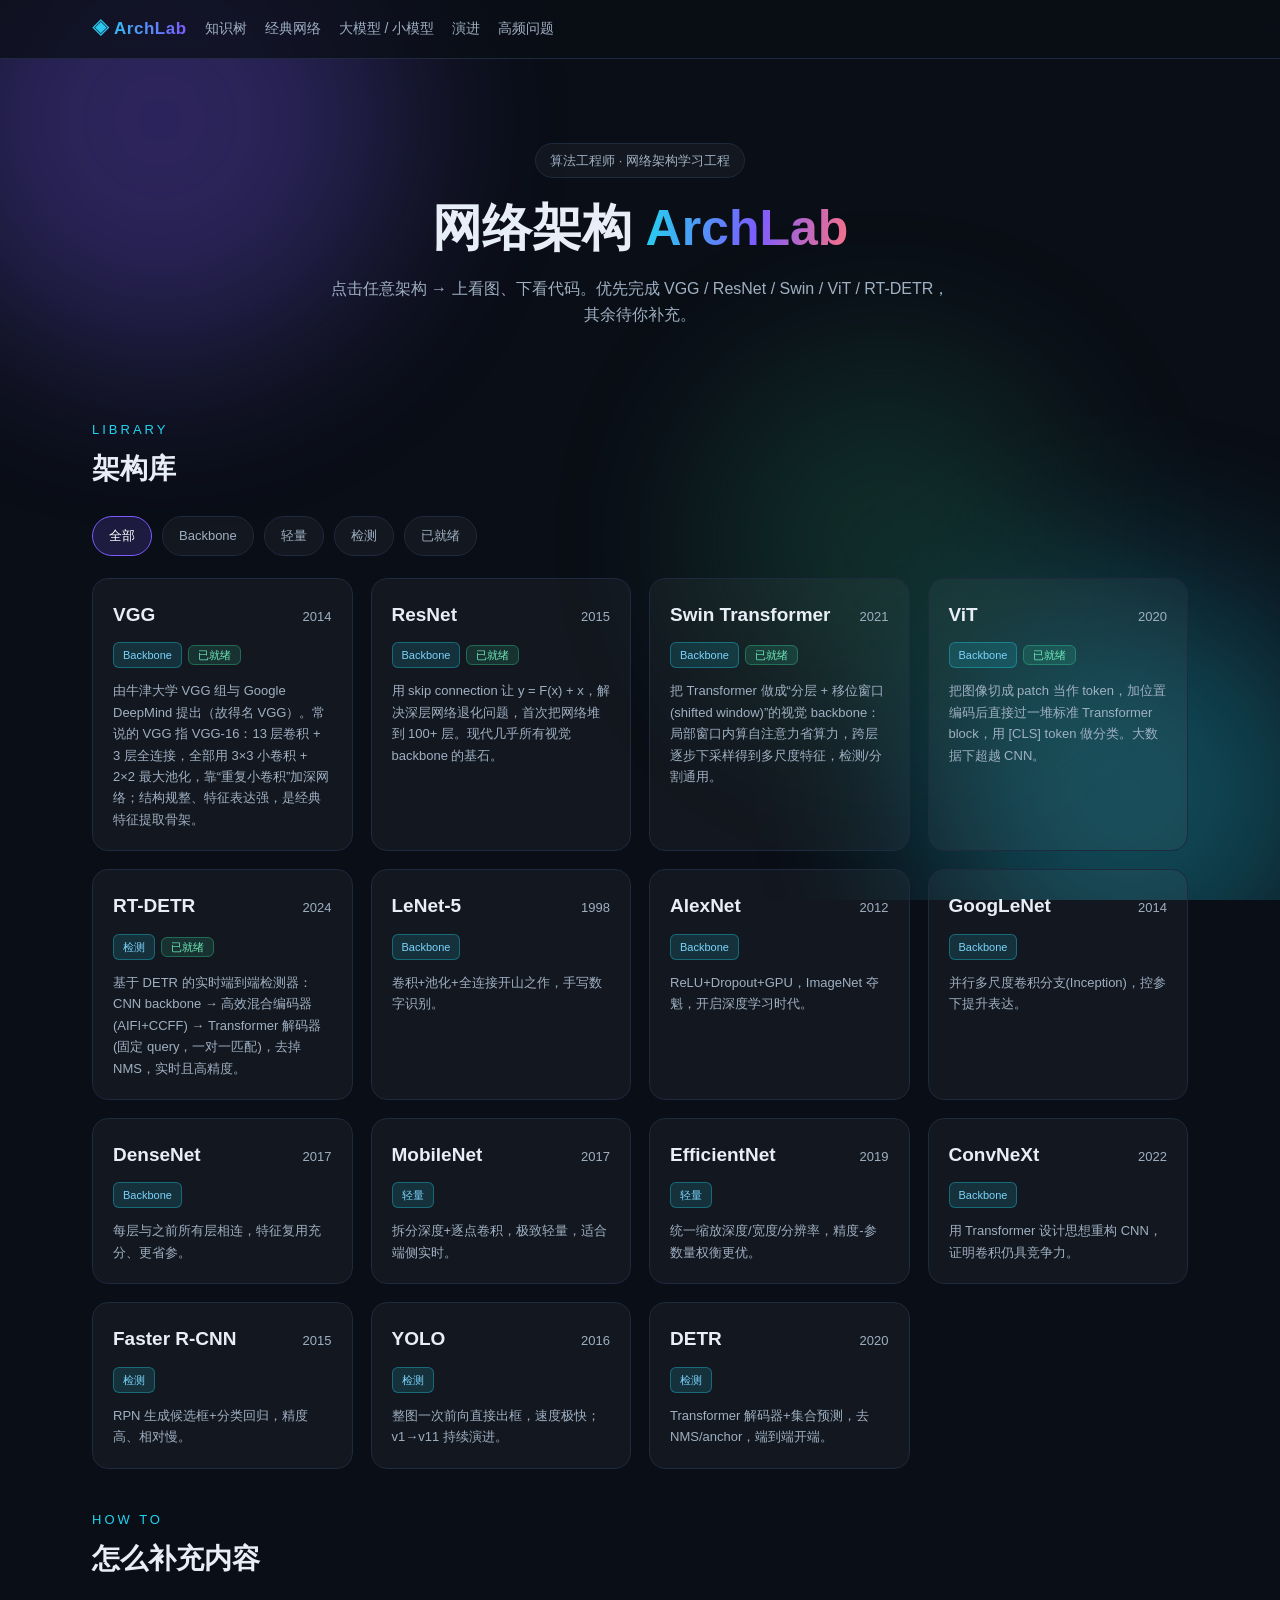
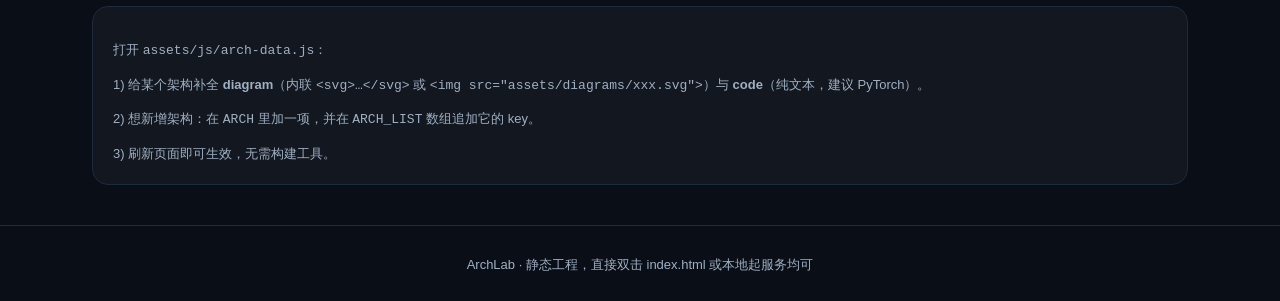
<file: index.html>
<!DOCTYPE html>
<html lang="zh-CN">
<head>
<meta charset="UTF-8" />
<meta name="viewport" content="width=device-width, initial-scale=1.0" />
<title>网络架构学习 · ArchLab</title>
<link rel="stylesheet" href="assets/css/style.css" />
</head>
<body>
<div class="bg-blobs"><div class="blob b1"></div><div class="blob b2"></div><div class="blob b3"></div></div>

<nav><div class="wrap">
  <div class="logo">◈ ArchLab</div>
  <a href="home.html">知识树</a>
  <a href="index.html">经典网络</a>
  <a href="models.html">大模型 / 小模型</a>
  <a href="evolution.html">演进</a>
  <a href="faq.html">高频问题</a>
</div></nav>

<header class="hero"><div class="wrap">
  <div class="pill">算法工程师 · 网络架构学习工程</div>
  <h1>网络架构 <span class="g">ArchLab</span></h1>
  <p>点击任意架构 → 上看图、下看代码。优先完成 VGG / ResNet / Swin / ViT / RT-DETR，其余待你补充。</p>
</div></header>

<section><div class="wrap">
  <div class="sec-head"><div class="k">Library</div><h2>架构库</h2></div>
  <div class="filters" id="filters">
    <span class="chip active" data-f="all">全部</span>
    <span class="chip" data-f="Backbone">Backbone</span>
    <span class="chip" data-f="轻量">轻量</span>
    <span class="chip" data-f="检测">检测</span>
    <span class="chip" data-f="ready">已就绪</span>
  </div>
  <div class="grid" id="grid"></div>
</div></section>

<section id="guide"><div class="wrap">
  <div class="sec-head"><div class="k">How to</div><h2>怎么补充内容</h2></div>
  <div class="card" style="cursor:default">
    <p>打开 <code>assets/js/arch-data.js</code>：</p>
    <p>1) 给某个架构补全 <b>diagram</b>（内联 <code>&lt;svg&gt;…&lt;/svg&gt;</code> 或 <code>&lt;img src="assets/diagrams/xxx.svg"&gt;</code>）与 <b>code</b>（纯文本，建议 PyTorch）。</p>
    <p>2) 想新增架构：在 <code>ARCH</code> 里加一项，并在 <code>ARCH_LIST</code> 数组追加它的 key。</p>
    <p>3) 刷新页面即可生效，无需构建工具。</p>
  </div>
</div></section>

<footer>ArchLab · 静态工程，直接双击 index.html 或本地起服务均可</footer>

<script src="assets/js/arch-data.js"></script>
<script src="assets/js/main.js"></script>
</body>
</html>
</file>
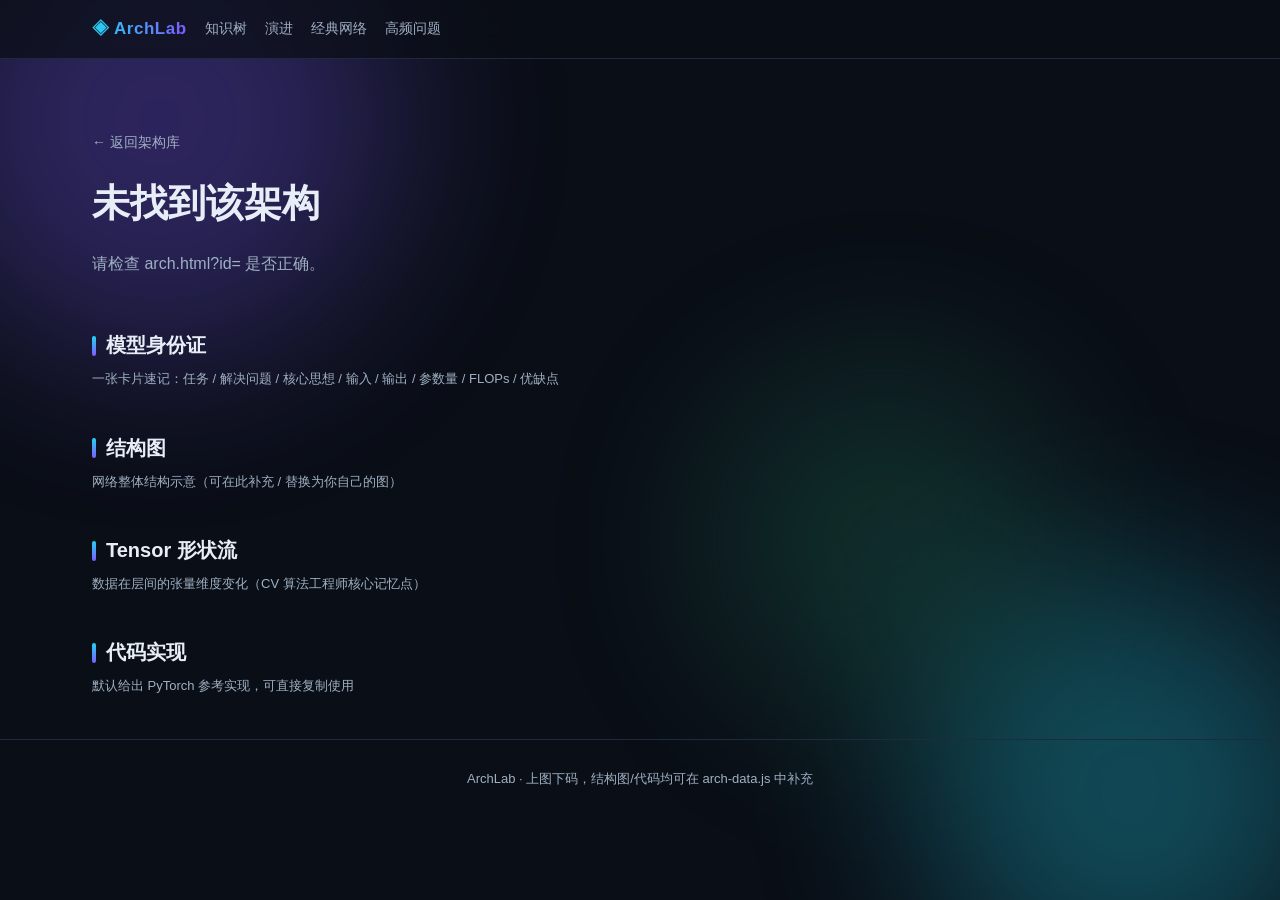
<file: arch.html>
<!DOCTYPE html>
<html lang="zh-CN">
<head>
<meta charset="UTF-8" />
<meta name="viewport" content="width=device-width, initial-scale=1.0" />
<title>架构详情 · ArchLab</title>
<link rel="stylesheet" href="assets/css/style.css" />
</head>
<body>
<div class="bg-blobs"><div class="blob b1"></div><div class="blob b2"></div><div class="blob b3"></div></div>

<nav><div class="wrap">
  <div class="logo">◈ ArchLab</div>
  <a href="home.html">知识树</a>
  <a href="evolution.html">演进</a>
  <a href="index.html">经典网络</a>
  <a href="faq.html">高频问题</a>
</div></nav>

<div class="wrap">
  <div class="detail-hero">
    <a class="back" href="index.html">← 返回架构库</a>
    <div id="head"></div>
  </div>

  <!-- 模型身份证 -->
  <div class="block">
    <h2><span class="bar"></span>模型身份证</h2>
    <div class="hint">一张卡片速记：任务 / 解决问题 / 核心思想 / 输入 / 输出 / 参数量 / FLOPs / 优缺点</div>
    <div id="idcard"></div>
  </div>

  <!-- 结构图（上） -->
  <div class="block">
    <h2><span class="bar"></span>结构图</h2>
    <div class="hint">网络整体结构示意（可在此补充 / 替换为你自己的图）</div>
    <div id="diagram"></div>
  </div>

  <!-- Tensor 形状流 -->
  <div class="block">
    <h2><span class="bar"></span>Tensor 形状流</h2>
    <div class="hint">数据在层间的张量维度变化（CV 算法工程师核心记忆点）</div>
    <div id="shapes"></div>
  </div>

  <!-- 代码（下） -->
  <div class="block">
    <h2><span class="bar"></span>代码实现</h2>
    <div class="hint">默认给出 PyTorch 参考实现，可直接复制使用</div>
    <div id="code"></div>
  </div>

  <div id="points"></div>

  <div id="note"></div>
</div>

<footer>ArchLab · 上图下码，结构图/代码均可在 arch-data.js 中补充</footer>

<script src="assets/js/arch-data.js"></script>
<script src="assets/js/detail.js"></script>
</body>
</html>
</file>
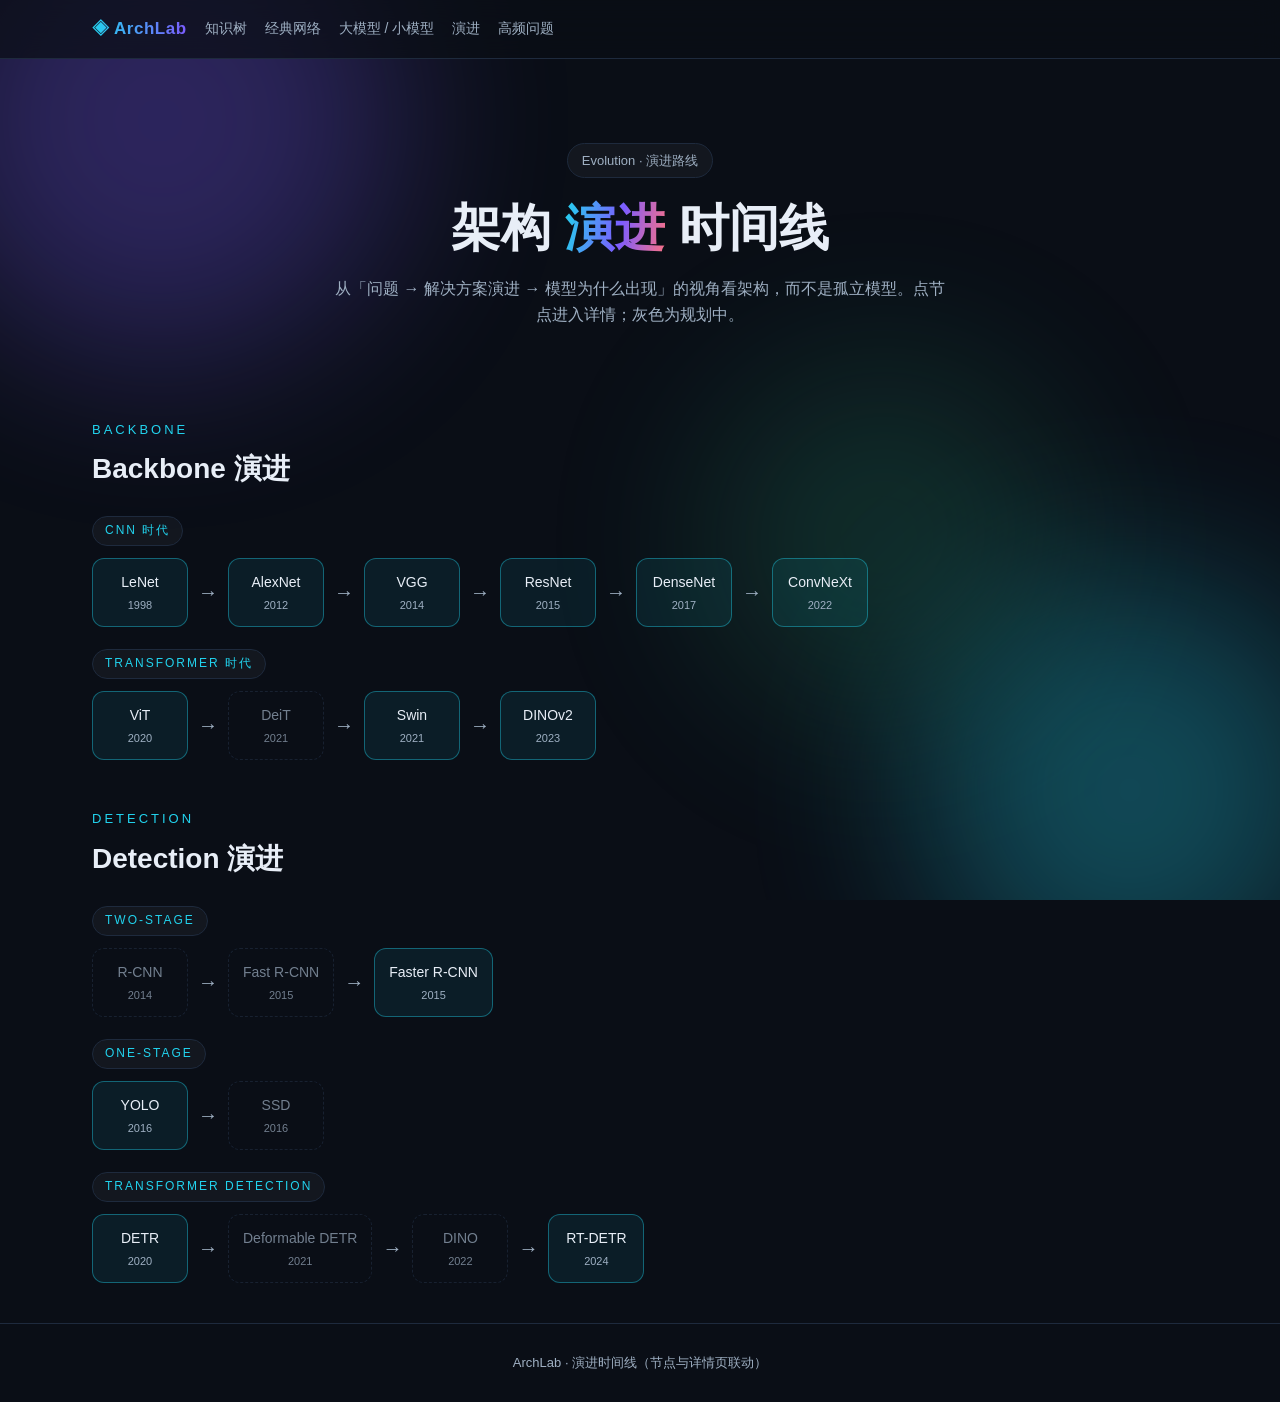
<file: evolution.html>
<!DOCTYPE html>
<html lang="zh-CN">
<head>
<meta charset="UTF-8">
<meta name="viewport" content="width=device-width, initial-scale=1.0">
<title>架构演进 · ArchLab</title>
<link rel="stylesheet" href="assets/css/style.css">
</head>
<body>
<div class="bg-blobs"><div class="blob b1"></div><div class="blob b2"></div><div class="blob b3"></div></div>

<nav><div class="wrap">
  <div class="logo">◈ ArchLab</div>
  <a href="home.html">知识树</a>
  <a href="index.html">经典网络</a>
  <a href="models.html">大模型 / 小模型</a>
  <a href="evolution.html">演进</a>
  <a href="faq.html">高频问题</a>
</div></nav>

<header class="hero"><div class="wrap">
  <div class="pill">Evolution · 演进路线</div>
  <h1>架构 <span class="g">演进</span> 时间线</h1>
  <p>从「问题 → 解决方案演进 → 模型为什么出现」的视角看架构，而不是孤立模型。点节点进入详情；灰色为规划中。</p>
</div></header>

<div class="wrap">
  <div class="sec-head"><div class="k">BACKBONE</div><h2>Backbone 演进</h2></div>
  <div id="backbone"></div>

  <div class="sec-head" style="margin-top:48px"><div class="k">DETECTION</div><h2>Detection 演进</h2></div>
  <div id="detection"></div>
</div>

<footer>ArchLab · 演进时间线（节点与详情页联动）</footer>

<script src="assets/js/arch-data.js"></script>
<script src="assets/js/model-data.js"></script>
<script src="assets/js/evolution.js"></script>
</body>
</html>
</file>
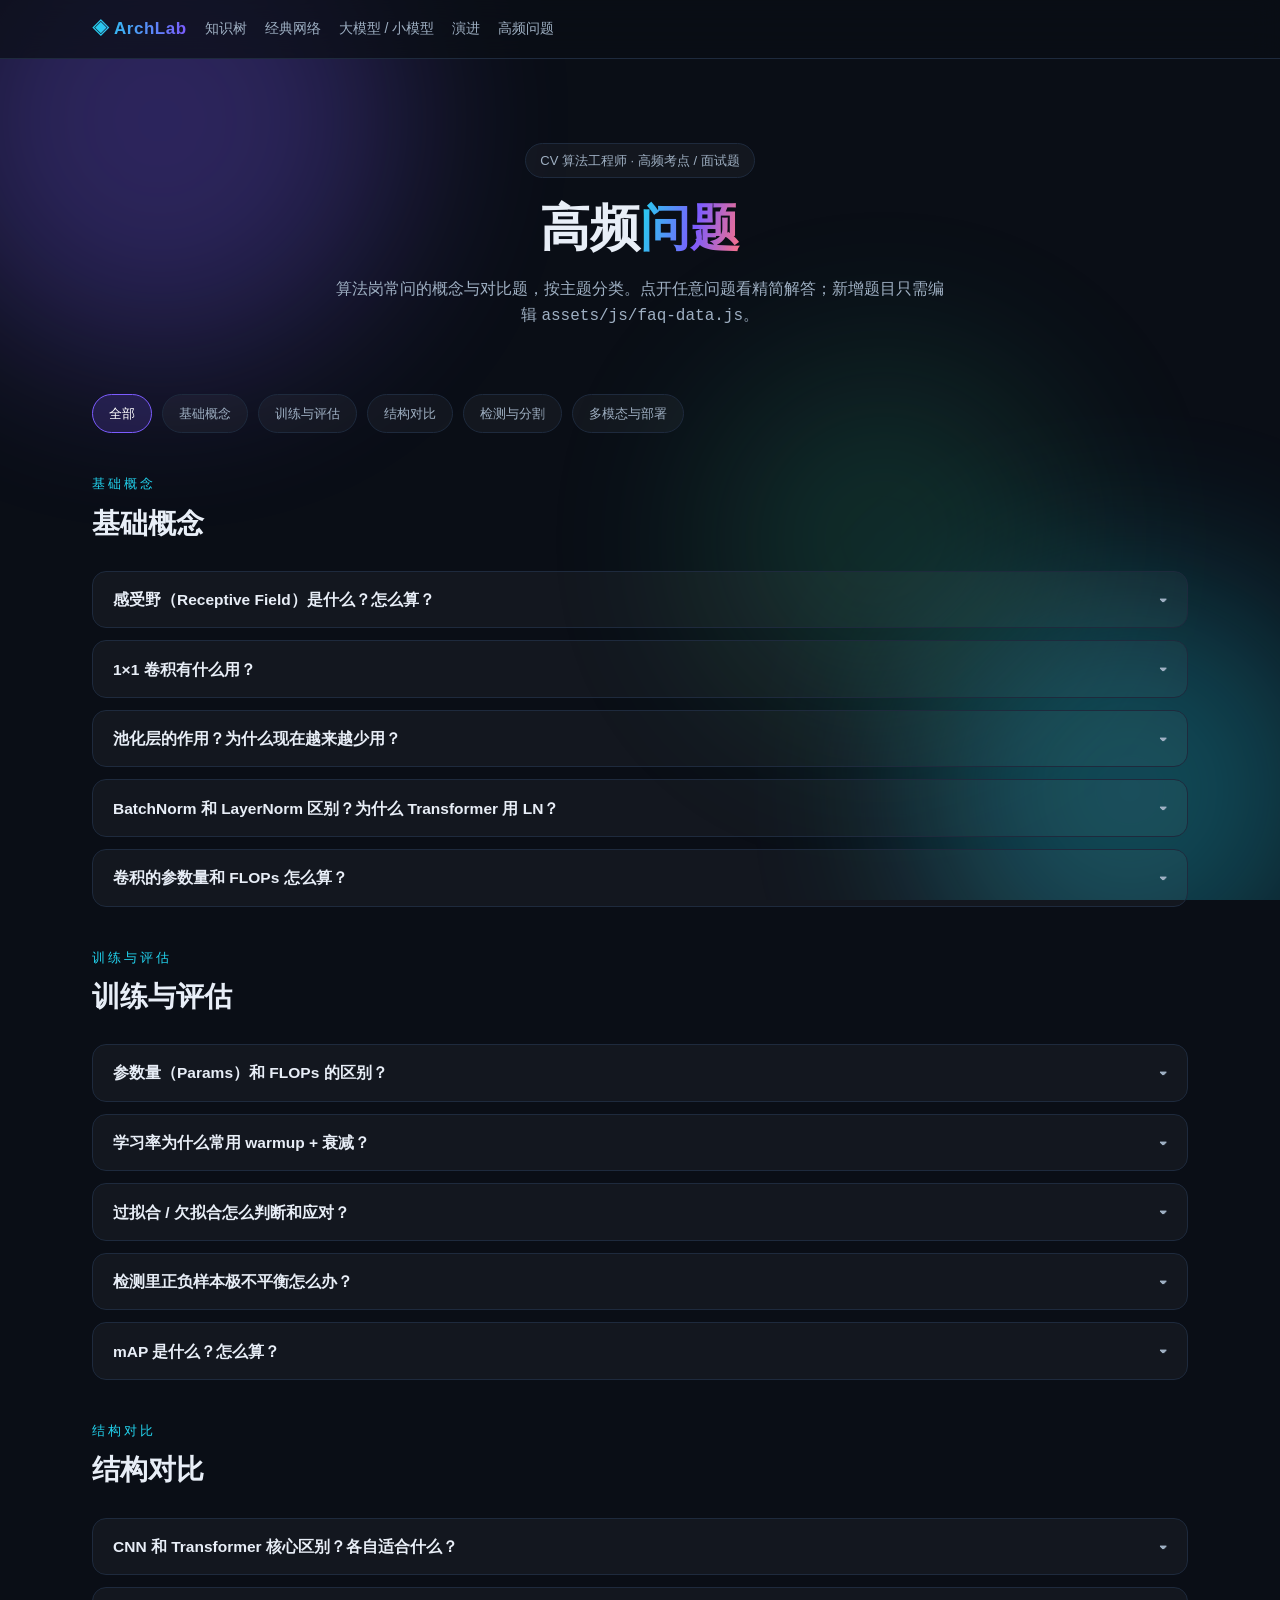
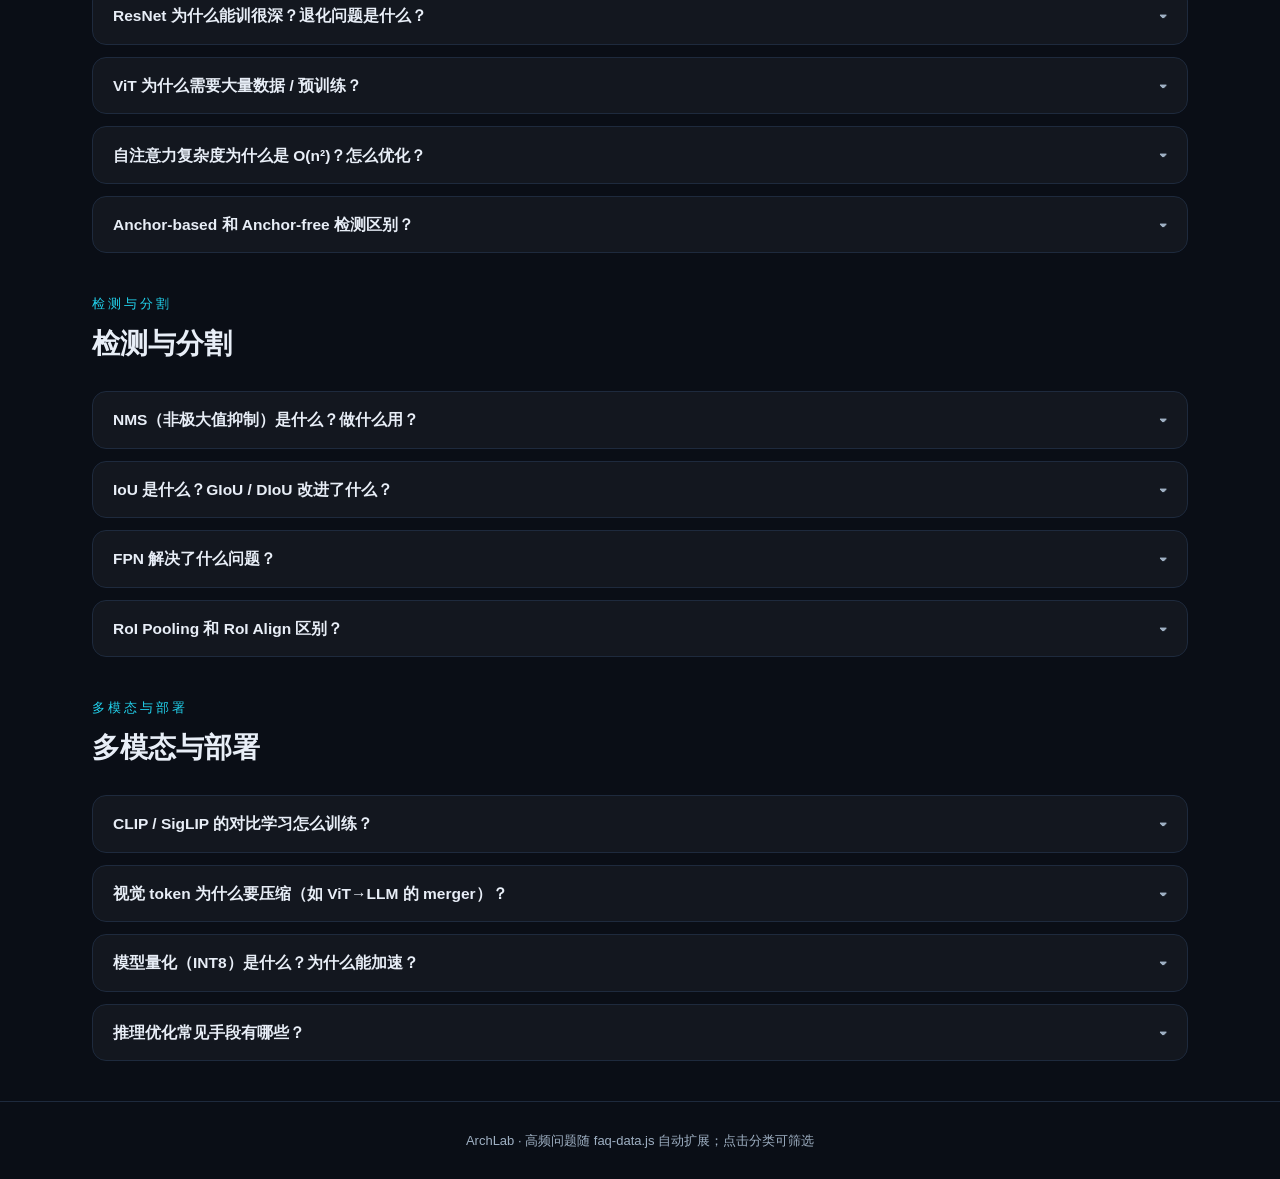
<file: faq.html>
<!DOCTYPE html>
<html lang="zh-CN">
<head>
<meta charset="UTF-8" />
<meta name="viewport" content="width=device-width, initial-scale=1.0" />
<title>高频问题 · ArchLab</title>
<link rel="stylesheet" href="assets/css/style.css" />
</head>
<body>
<div class="bg-blobs"><div class="blob b1"></div><div class="blob b2"></div><div class="blob b3"></div></div>

<nav><div class="wrap">
  <div class="logo">◈ ArchLab</div>
  <a href="home.html">知识树</a>
  <a href="index.html">经典网络</a>
  <a href="models.html">大模型 / 小模型</a>
  <a href="evolution.html">演进</a>
  <a href="faq.html">高频问题</a>
</div></nav>

<header class="hero"><div class="wrap">
  <div class="pill">CV 算法工程师 · 高频考点 / 面试题</div>
  <h1>高频<span class="g">问题</span></h1>
  <p>算法岗常问的概念与对比题，按主题分类。点开任意问题看精简解答；新增题目只需编辑 <code>assets/js/faq-data.js</code>。</p>
</div></header>

<section><div class="wrap">
  <div class="filters" id="filters"></div>
  <div id="faq"></div>
</div></section>

<footer>ArchLab · 高频问题随 faq-data.js 自动扩展；点击分类可筛选</footer>

<script src="assets/js/faq-data.js"></script>
<script src="assets/js/faq.js"></script>
</body>
</html>
</file>
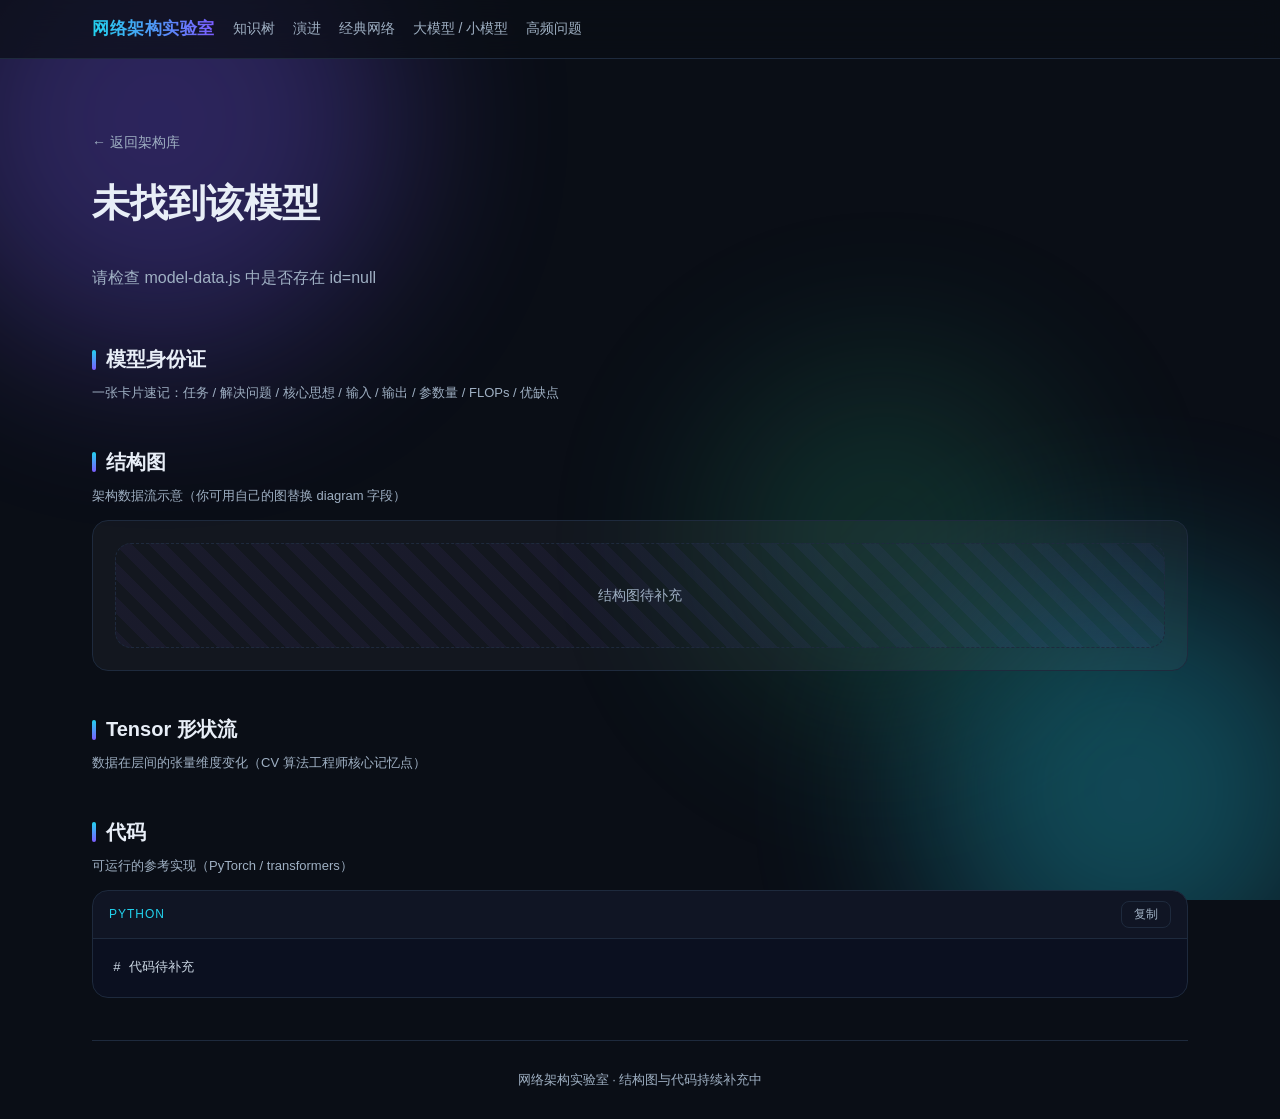
<file: model.html>
<!DOCTYPE html>
<html lang="zh-CN">
<head>
<meta charset="UTF-8">
<meta name="viewport" content="width=device-width, initial-scale=1.0">
<title>模型详情 · 网络架构实验室</title>
<link rel="stylesheet" href="assets/css/style.css">
</head>
<body>
<div class="bg-blobs"><div class="blob b1"></div><div class="blob b2"></div><div class="blob b3"></div></div>

<nav>
  <div class="wrap">
    <span class="logo">网络架构实验室</span>
    <a href="home.html">知识树</a>
    <a href="evolution.html">演进</a>
    <a href="index.html">经典网络</a>
    <a href="models.html">大模型 / 小模型</a>
    <a href="faq.html">高频问题</a>
  </div>
</nav>

<div class="wrap">
  <div class="detail-hero">
    <a class="back" href="models.html">← 返回架构库</a>
    <h1 id="title"></h1>
    <div class="meta" id="meta"></div>
    <p class="lead" id="lead"></p>
  </div>

  <div class="block">
    <h2><span class="bar"></span>模型身份证</h2>
    <div class="hint">一张卡片速记：任务 / 解决问题 / 核心思想 / 输入 / 输出 / 参数量 / FLOPs / 优缺点</div>
    <div id="idcard"></div>
  </div>

  <div class="block">
    <h2><span class="bar"></span>结构图</h2>
    <div class="hint">架构数据流示意（你可用自己的图替换 diagram 字段）</div>
    <div class="diagram-box" id="diagram"></div>
  </div>

  <div class="block">
    <h2><span class="bar"></span>Tensor 形状流</h2>
    <div class="hint">数据在层间的张量维度变化（CV 算法工程师核心记忆点）</div>
    <div id="shapes"></div>
  </div>

  <div class="block">
    <h2><span class="bar"></span>代码</h2>
    <div class="hint">可运行的参考实现（PyTorch / transformers）</div>
    <div class="code-box">
      <div class="code-bar"><span class="lang" id="lang">PYTHON</span><button class="copy" id="copy">复制</button></div>
      <pre><code id="code"></code></pre>
    </div>
  </div>

  <div class="block" id="points-block">
    <h2><span class="bar"></span>要点解读</h2>
    <div class="points" id="points"></div>
  </div>

  <div id="note"></div>

  <footer>网络架构实验室 · 结构图与代码持续补充中</footer>
</div>

<script src="assets/js/model-data.js"></script>
<script src="assets/js/model-detail.js"></script>
</body>
</html>
</file>
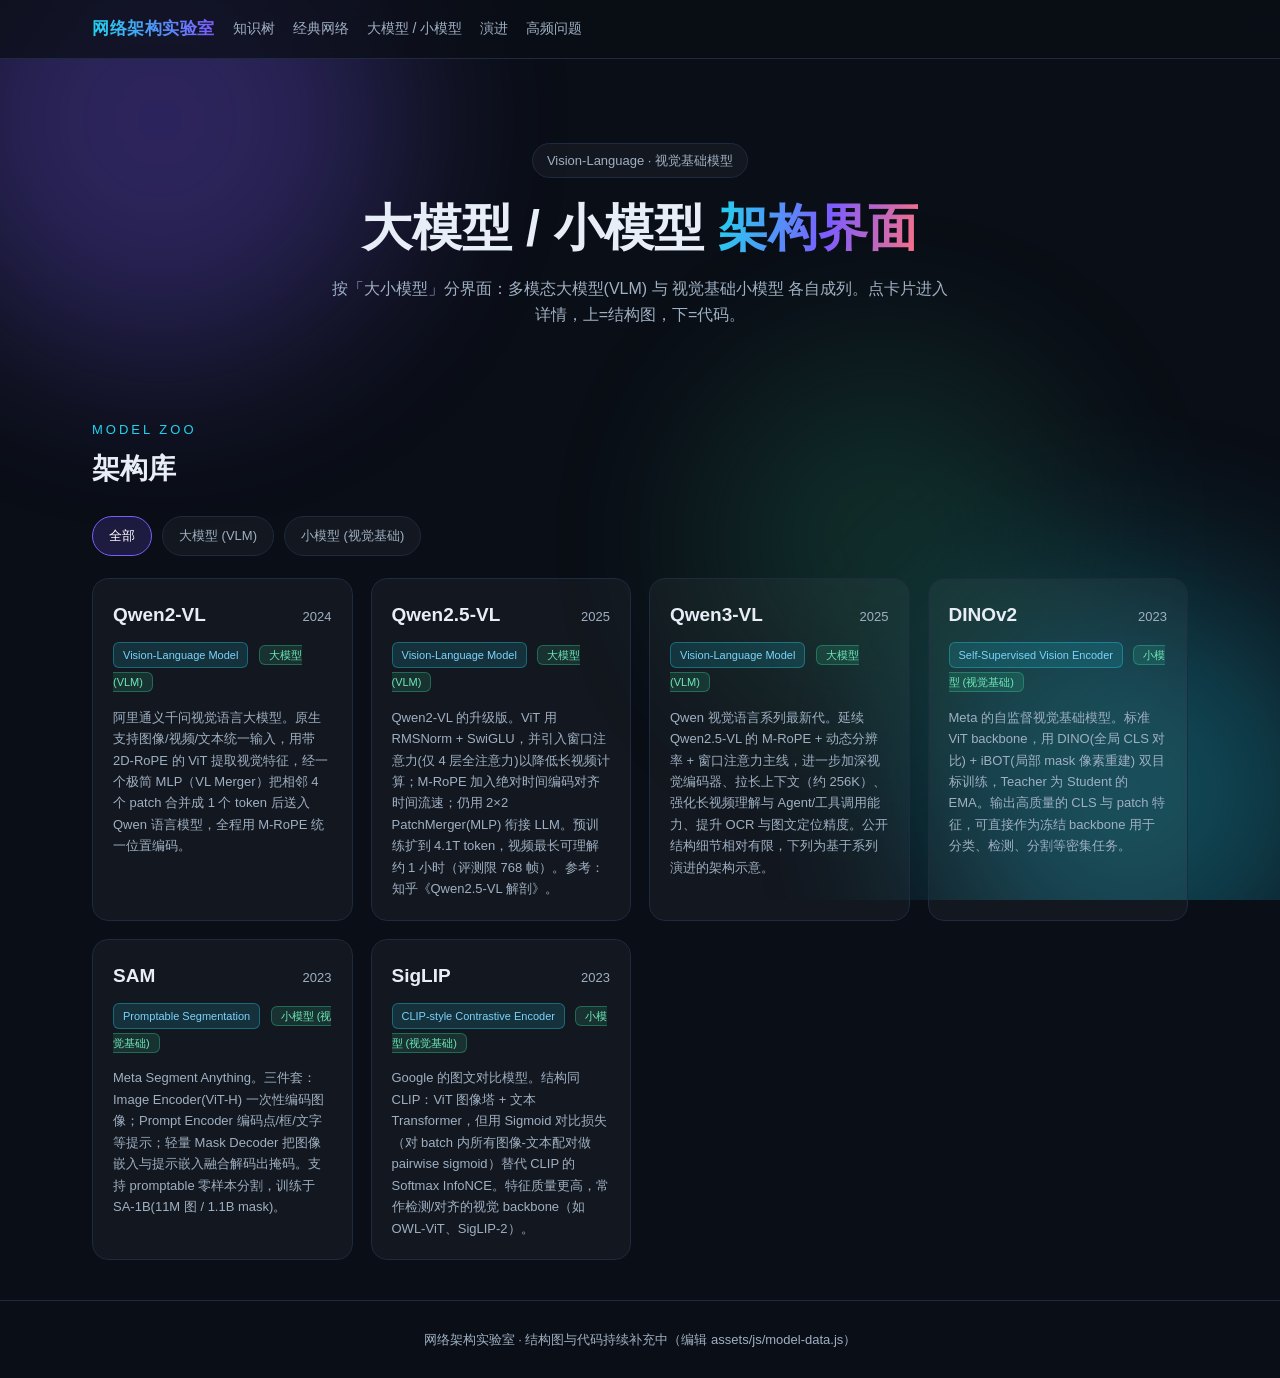
<file: models.html>
<!DOCTYPE html>
<html lang="zh-CN">
<head>
<meta charset="UTF-8">
<meta name="viewport" content="width=device-width, initial-scale=1.0">
<title>大模型 / 小模型 · 网络架构实验室</title>
<link rel="stylesheet" href="assets/css/style.css">
</head>
<body>
<div class="bg-blobs"><div class="blob b1"></div><div class="blob b2"></div><div class="blob b3"></div></div>

<nav>
  <div class="wrap">
    <span class="logo">网络架构实验室</span>
    <a href="home.html">知识树</a>
    <a href="index.html">经典网络</a>
    <a href="models.html">大模型 / 小模型</a>
    <a href="evolution.html">演进</a>
    <a href="faq.html">高频问题</a>
  </div>
</nav>

<header class="hero">
  <span class="pill">Vision-Language · 视觉基础模型</span>
  <h1>大模型 / 小模型 <span class="g">架构界面</span></h1>
  <p>按「大小模型」分界面：多模态大模型(VLM) 与 视觉基础小模型 各自成列。点卡片进入详情，上=结构图，下=代码。</p>
</header>

<div class="wrap">
  <div class="sec-head">
    <div class="k">MODEL ZOO</div>
    <h2>架构库</h2>
  </div>
  <div class="filters" id="filters">
    <span class="chip active" data-group="all">全部</span>
    <span class="chip" data-group="large">大模型 (VLM)</span>
    <span class="chip" data-group="small">小模型 (视觉基础)</span>
  </div>
  <div class="grid" id="grid"></div>
</div>

<footer>网络架构实验室 · 结构图与代码持续补充中（编辑 assets/js/model-data.js）</footer>

<script src="assets/js/model-data.js"></script>
<script src="assets/js/models.js"></script>
</body>
</html>
</file>
<file: assets/css/style.css>
:root{
  --bg:#0a0e16; --bg2:#0f1623;
  --txt:#e8eef7; --muted:#9fb0c3; --line:#1e2a3d;
  --c1:#22d3ee; --c2:#7c5cff; --c3:#34d399; --c4:#f59e0b; --c5:#fb7185;
  --glass:rgba(255,255,255,.04);
}
*{box-sizing:border-box;margin:0;padding:0}
html{scroll-behavior:smooth}
body{background:var(--bg);color:var(--txt);
  font-family:-apple-system,"PingFang SC","Microsoft YaHei","Segoe UI",sans-serif;line-height:1.65;overflow-x:hidden}
.bg-blobs{position:fixed;inset:0;z-index:-1;overflow:hidden}
.blob{position:absolute;border-radius:50%;filter:blur(90px);opacity:.3;animation:float 18s ease-in-out infinite}
.b1{width:480px;height:480px;background:var(--c2);top:-120px;left:-80px}
.b2{width:420px;height:420px;background:var(--c1);bottom:-100px;right:-60px;animation-delay:-6s}
.b3{width:360px;height:360px;background:var(--c3);top:40%;left:55%;animation-delay:-11s;opacity:.16}
@keyframes float{0%,100%{transform:translate(0,0)}50%{transform:translate(40px,-30px)}}
.wrap{max-width:1140px;margin:0 auto;padding:0 22px}
nav{position:sticky;top:0;z-index:50;backdrop-filter:blur(14px);background:rgba(10,14,22,.72);border-bottom:1px solid var(--line)}
nav .wrap{display:flex;align-items:center;gap:18px;height:58px}
nav .logo{font-weight:800;letter-spacing:.5px;background:linear-gradient(90deg,var(--c1),var(--c2));-webkit-background-clip:text;background-clip:text;color:transparent;font-size:17px}
nav a{color:var(--muted);text-decoration:none;font-size:14px;transition:.2s}
nav a:hover{color:var(--txt)}

/* ---------- index ---------- */
header.hero{padding:84px 0 50px;text-align:center}
.pill{display:inline-block;padding:6px 14px;border:1px solid var(--line);border-radius:999px;font-size:13px;color:var(--muted);background:var(--glass);margin-bottom:22px}
header.hero h1{font-size:clamp(30px,5vw,50px);line-height:1.15;font-weight:850}
header.hero h1 .g{background:linear-gradient(100deg,var(--c1),var(--c2) 55%,var(--c5));-webkit-background-clip:text;background-clip:text;color:transparent}
header.hero p{max-width:620px;margin:18px auto 0;color:var(--muted);font-size:16px}
.sec-head{margin:40px 0 24px}
.sec-head .k{color:var(--c1);font-size:13px;letter-spacing:3px;text-transform:uppercase}
.sec-head h2{font-size:28px;margin-top:6px;font-weight:800}
.filters{display:flex;gap:10px;flex-wrap:wrap;margin:14px 0 22px}
.chip{padding:8px 16px;border-radius:999px;border:1px solid var(--line);background:var(--glass);color:var(--muted);font-size:13px;cursor:pointer;transition:.2s}
.chip.active,.chip:hover{color:#fff;border-color:var(--c2);background:rgba(124,92,255,.18)}
.grid{display:grid;grid-template-columns:repeat(auto-fill,minmax(240px,1fr));gap:18px}
.card{background:var(--glass);border:1px solid var(--line);border-radius:16px;padding:20px;cursor:pointer;transition:.25s;position:relative;overflow:hidden}
.card::after{content:"";position:absolute;inset:0;background:radial-gradient(120px 120px at 80% -10%,rgba(124,92,255,.18),transparent);opacity:0;transition:.3s}
.card:hover{transform:translateY(-6px);border-color:var(--c2);box-shadow:0 16px 40px rgba(0,0,0,.4)}
.card:hover::after{opacity:1}
.card .top{display:flex;justify-content:space-between;align-items:baseline}
.card h3{font-size:19px}
.card .yr{color:var(--muted);font-size:13px}
.card .cat{display:inline-block;margin-top:12px;font-size:11px;padding:3px 9px;border-radius:6px;background:rgba(34,211,238,.14);color:#7dd3fc;border:1px solid rgba(34,211,238,.35)}
.card .ready{margin-left:6px;font-size:11px;padding:3px 9px;border-radius:6px;background:rgba(52,211,153,.14);color:#6ee7b7;border:1px solid rgba(52,211,153,.35)}
.card p{color:var(--muted);font-size:13px;margin-top:12px}

/* ---------- detail ---------- */
.detail-hero{padding:70px 0 10px}
.back{display:inline-flex;align-items:center;gap:6px;color:var(--muted);text-decoration:none;font-size:14px;margin-bottom:18px}
.back:hover{color:var(--c1)}
.detail-hero h1{font-size:38px;font-weight:850;display:flex;align-items:center;gap:14px;flex-wrap:wrap}
.detail-hero .tag{font-size:13px;padding:4px 12px;border-radius:999px;background:rgba(124,92,255,.18);color:#c4b5fd;border:1px solid rgba(124,92,255,.4);font-weight:500}
.detail-hero .meta{display:flex;gap:22px;flex-wrap:wrap;margin-top:14px;color:var(--muted);font-size:14px}
.detail-hero .meta b{color:var(--txt)}
.detail-hero p.lead{color:var(--muted);margin-top:16px;max-width:760px}

.block{margin:42px 0}
.block h2{font-size:20px;margin-bottom:6px;display:flex;align-items:center;gap:10px}
.block h2 .bar{width:4px;height:20px;border-radius:3px;background:linear-gradient(var(--c1),var(--c2))}
.block .hint{color:var(--muted);font-size:13px;margin-bottom:14px}
.diagram-box{background:var(--glass);border:1px solid var(--line);border-radius:16px;padding:22px;overflow-x:auto}
.diagram-box svg{display:block;margin:0 auto;max-width:100%;height:auto;min-width:520px}
.placeholder{background:repeating-linear-gradient(45deg,rgba(124,92,255,.06),rgba(124,92,255,.06) 12px,transparent 12px,transparent 24px);
  border:1px dashed var(--line);border-radius:16px;padding:40px;text-align:center;color:var(--muted);font-size:14px}
.code-box{background:#0b1020;border:1px solid var(--line);border-radius:16px;overflow:hidden}
.code-bar{display:flex;justify-content:space-between;align-items:center;padding:10px 16px;border-bottom:1px solid var(--line);background:rgba(255,255,255,.02)}
.code-bar .lang{font-size:12px;color:var(--c1);letter-spacing:1px;text-transform:uppercase}
.code-bar .copy{cursor:pointer;font-size:12px;color:var(--muted);border:1px solid var(--line);background:transparent;border-radius:8px;padding:4px 12px;transition:.2s}
.code-bar .copy:hover{color:#fff;border-color:var(--c2)}
pre{margin:0;padding:18px 20px;overflow-x:auto}
pre code{font-family:"JetBrains Mono",Consolas,Menlo,monospace;font-size:13px;line-height:1.7;color:#cdd9e5}
.hljs-keyword{color:#c792ea}.hljs-built_in{color:#82aaff}.hljs-string{color:#c3e88d}
.hljs-comment{color:#5c6b7a;font-style:italic}.hljs-number{color:#f78c6c}.hljs-title{color:#ffcb6b}
.note{margin-top:16px;font-size:13.5px;color:var(--muted);border-left:3px solid var(--c4);padding:10px 14px;background:rgba(245,158,11,.06);border-radius:0 10px 10px 0}
.points{background:var(--glass);border:1px solid var(--line);border-radius:16px;padding:22px 26px}
.points h3{font-size:16px;margin:18px 0 8px;color:var(--c1)}
.points h3:first-child{margin-top:0}
.points p{color:var(--muted);font-size:14px;margin:6px 0;line-height:1.7}
.points ul{color:var(--muted);font-size:14px;padding-left:22px;margin:6px 0;line-height:1.7}
.points li{margin:3px 0}
.points table{width:100%;border-collapse:collapse;margin:10px 0;font-size:13px}
.points th,.points td{border:1px solid var(--line);padding:8px 10px;text-align:left}
.points th{background:rgba(34,211,238,.08);color:var(--c1)}
.points small{color:var(--muted);font-size:12px}
footer{border-top:1px solid var(--line);padding:28px 0;text-align:center;color:var(--muted);font-size:13px;margin-top:40px}

/* ---------- 知识树 home ---------- */
.chapter{margin:34px 0;background:var(--glass);border:1px solid var(--line);border-radius:18px;padding:22px 24px;position:relative;overflow:hidden}
.chapter::before{content:"";position:absolute;left:0;top:0;bottom:0;width:3px;background:linear-gradient(var(--c1),var(--c2))}
.ch-head{display:flex;align-items:center;gap:16px;margin-bottom:18px}
.ch-no{font-size:26px;font-weight:850;background:linear-gradient(120deg,var(--c1),var(--c2));-webkit-background-clip:text;background-clip:text;color:transparent;min-width:42px}
.ch-title{font-size:19px;font-weight:800}
.ch-sub{font-size:12.5px;color:var(--muted);margin-top:2px}
.ch-nodes{display:flex;flex-wrap:wrap;gap:10px}
.knode{display:inline-flex;align-items:center;gap:7px;padding:9px 15px;border-radius:11px;font-size:14px;text-decoration:none;transition:.22s;border:1px solid var(--line)}
.knode.ok{background:rgba(124,92,255,.1);border-color:rgba(124,92,255,.4);color:#e8eef7}
.knode.ok:hover{transform:translateY(-4px);border-color:var(--c2);box-shadow:0 12px 30px rgba(0,0,0,.35);background:rgba(124,92,255,.2)}
.knode.ok .dot{width:7px;height:7px;border-radius:50%;background:var(--c3);box-shadow:0 0 8px var(--c3)}
.knode.todo{background:transparent;border-style:dashed;color:var(--muted);cursor:default;opacity:.78}
.knode.todo .plus{color:var(--c4);font-weight:700}
.knode.todo:hover{opacity:1}

/* ---------- 演进时间线 ---------- */
.tl-era{margin:16px 0 22px}
.tl-era-tag{display:inline-block;font-size:12px;letter-spacing:2px;text-transform:uppercase;color:var(--c1);border:1px solid var(--line);border-radius:999px;padding:4px 12px;margin-bottom:12px;background:var(--glass)}
.tl-chain{display:flex;flex-wrap:wrap;align-items:center;gap:10px}
.tl-node{display:inline-flex;flex-direction:column;align-items:center;gap:2px;min-width:96px;padding:12px 14px;border-radius:12px;text-decoration:none;transition:.22s;border:1px solid var(--line);font-size:14px}
.tl-node.ok{background:rgba(34,211,238,.08);border-color:rgba(34,211,238,.4);color:#e8eef7}
.tl-node.ok:hover{transform:translateY(-4px);border-color:var(--c1);box-shadow:0 12px 30px rgba(0,0,0,.35);background:rgba(34,211,238,.16)}
.tl-node.todo{background:transparent;border-style:dashed;color:var(--muted);opacity:.7;cursor:default}
.tl-node .y{font-size:11px;color:var(--muted)}
.tl-arrow{color:var(--muted);font-size:20px;font-weight:700}

/* ---------- 模型身份证 / Tensor 形状流 ---------- */
.idcard{display:grid;grid-template-columns:repeat(auto-fit,minmax(210px,1fr));gap:14px 20px;background:var(--glass);border:1px solid var(--line);border-radius:16px;padding:20px 24px}
.idcard .row{display:flex;flex-direction:column;gap:4px}
.idcard .k{font-size:11px;letter-spacing:1.5px;text-transform:uppercase;color:var(--c1)}
.idcard .v{font-size:14px;color:var(--txt);line-height:1.5}
.idcard .v.pros{color:#6ee7b7}.idcard .v.cons{color:#fca5a5}
.shape-flow{display:flex;flex-wrap:wrap;align-items:stretch;gap:8px;background:var(--glass);border:1px solid var(--line);border-radius:16px;padding:20px;overflow-x:auto}
.shape-node{background:rgba(124,92,255,.08);border:1px solid rgba(124,92,255,.4);border-radius:12px;padding:12px 16px;min-width:130px;display:flex;flex-direction:column;gap:5px;justify-content:center}
.shape-node .l{font-size:11px;color:var(--muted)}
.shape-node .s{font-size:14px;color:#c4b5fd;font-family:"JetBrains Mono",Consolas,monospace;word-break:break-all}
.shape-arrow{color:var(--muted);font-size:20px;font-weight:700;align-self:center}
.shape-note{width:100%;color:var(--muted);font-size:12.5px;margin-top:6px}

/* ---------- 高频问题 faq ---------- */
.faq-group{margin:30px 0}
.faq-list{display:flex;flex-direction:column;gap:12px}
.faq-item{background:var(--glass);border:1px solid var(--line);border-radius:14px;overflow:hidden;transition:.22s}
.faq-item:hover{border-color:rgba(124,92,255,.35)}
.faq-item[open]{border-color:rgba(124,92,255,.45);background:rgba(124,92,255,.06)}
.faq-item summary{list-style:none;cursor:pointer;display:flex;align-items:center;justify-content:space-between;gap:14px;padding:15px 20px;font-size:15.5px;color:var(--txt);font-weight:600}
.faq-item summary::-webkit-details-marker{display:none}
.faq-item .q{line-height:1.5}
.faq-item .chev{color:var(--muted);transition:.2s;flex-shrink:0}
.faq-item[open] .chev{transform:rotate(180deg);color:var(--c1)}
.faq-a{padding:14px 20px 18px;color:var(--muted);font-size:14px;line-height:1.75;border-top:1px solid var(--line)}
.faq-a code{background:rgba(34,211,238,.1);color:#7dd3fc;padding:1px 6px;border-radius:5px;font-size:12.5px}
</file>
